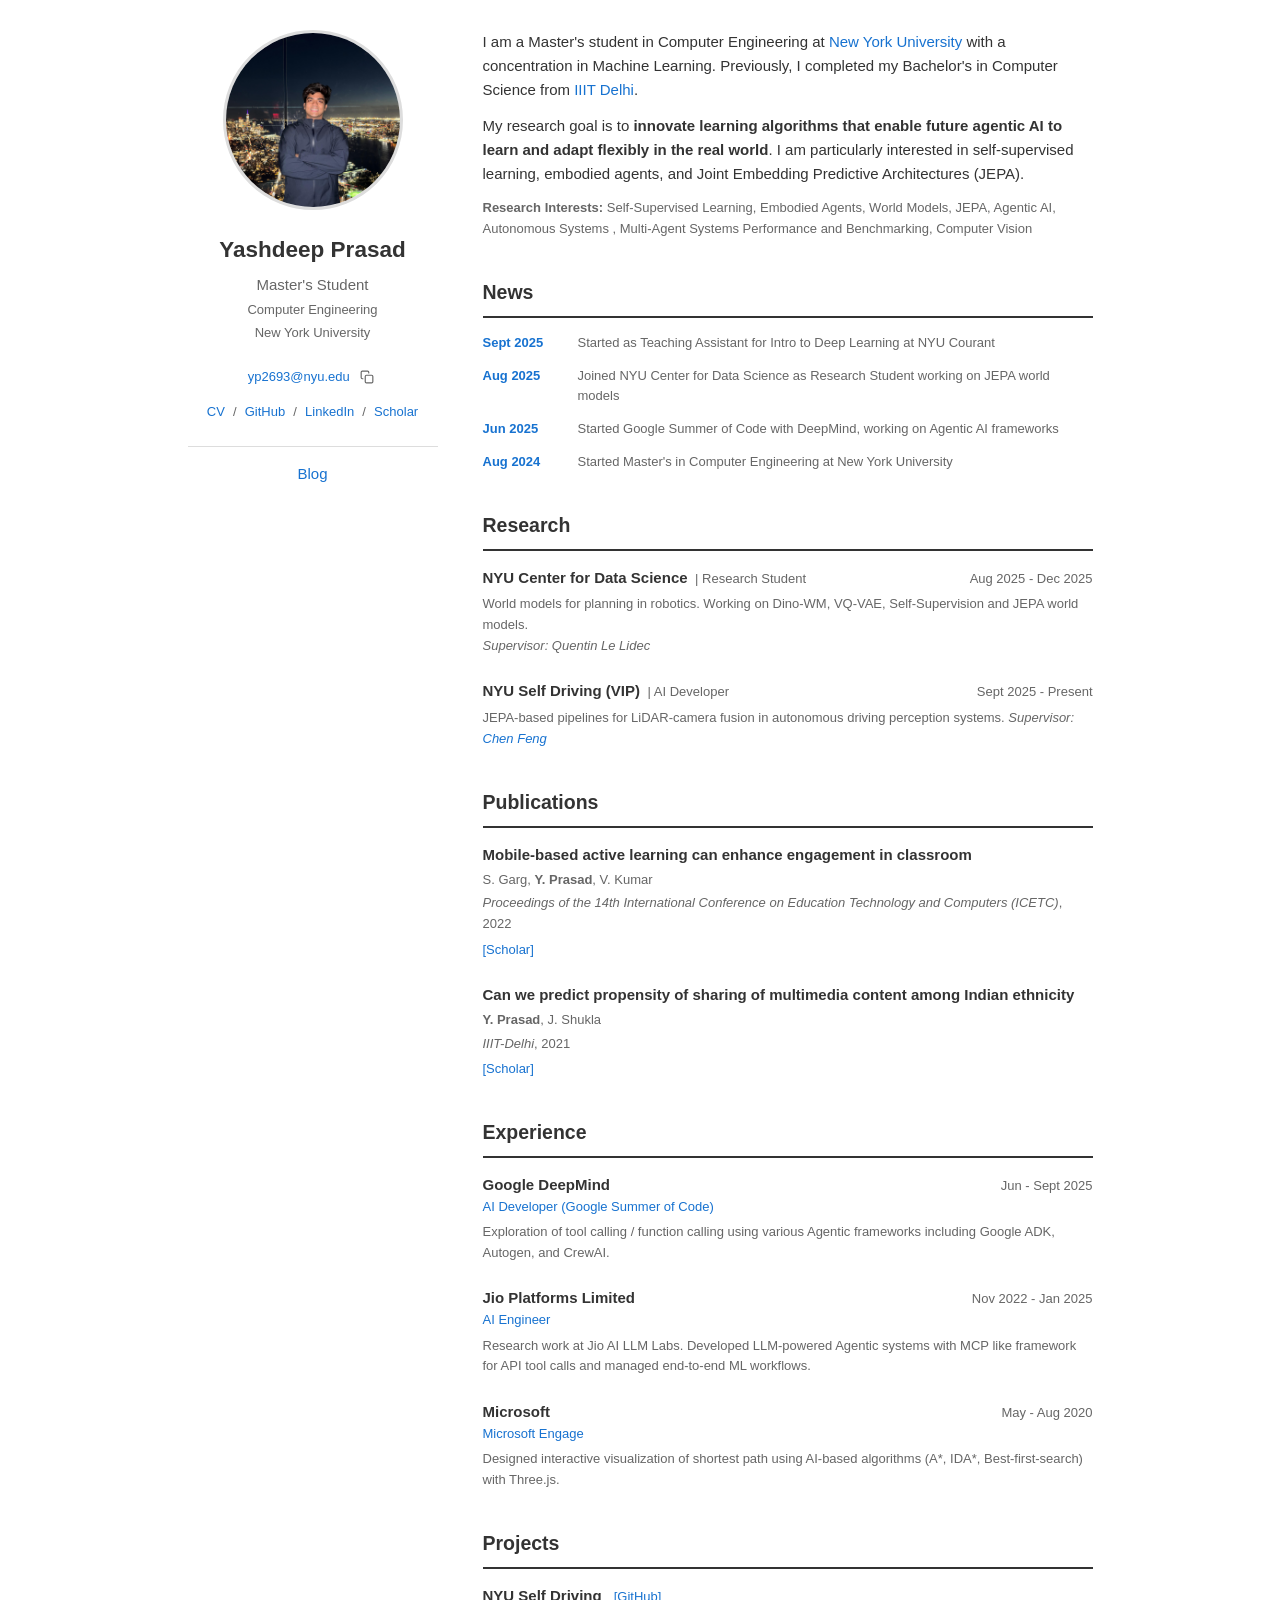
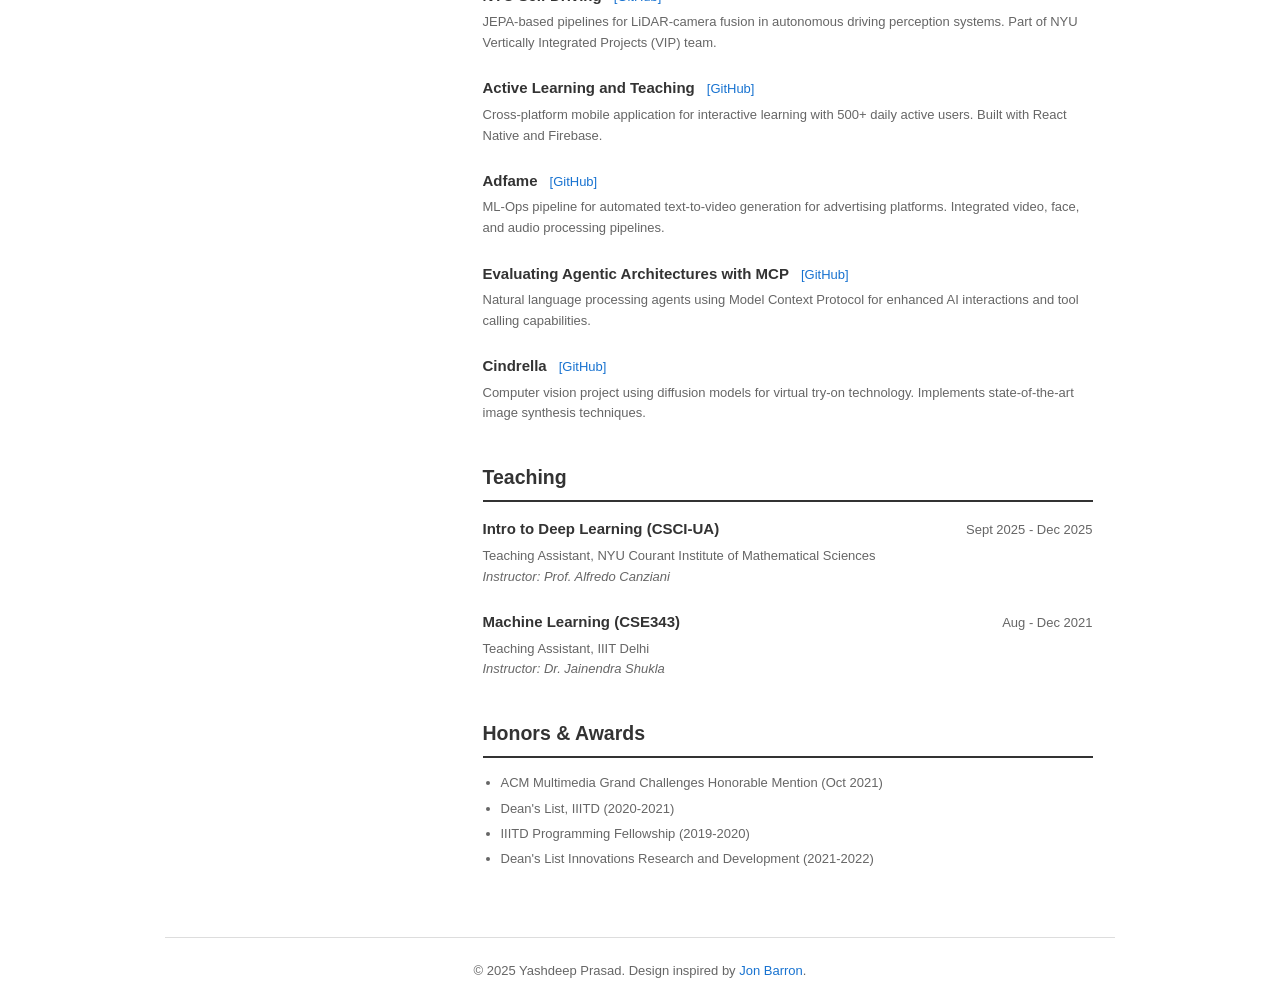
<file: index.html>
<!DOCTYPE html>
<html lang="en">
<head>
    <meta charset="UTF-8">
    <meta name="viewport" content="width=device-width, initial-scale=1.0">
    <meta name="description" content="Yashdeep Prasad - Master's student in Computer Engineering at NYU, researching world models, JEPA, and autonomous systems.">
    <meta name="keywords" content="Yashdeep Prasad, NYU, Computer Engineering, Machine Learning, JEPA, World Models, AI Research">
    <meta name="author" content="Yashdeep Prasad">

    <!-- Open Graph -->
    <meta property="og:title" content="Yashdeep Prasad">
    <meta property="og:description" content="Master's student in Computer Engineering at NYU, researching world models and autonomous systems.">
    <meta property="og:type" content="website">
    <meta property="og:url" content="https://prasad-yashdeep.github.io/">

    <title>Yashdeep Prasad</title>
    <link rel="stylesheet" href="css/style.css">
</head>
<body>
    <div class="container">
        <!-- Sidebar -->
        <aside class="sidebar">
            <div class="profile">
                <img src="assets/profile.jpg" alt="Yashdeep Prasad" class="profile-photo" onerror="this.style.display='none'">
                <h1 class="name">Yashdeep Prasad</h1>
                <p class="title">Master's Student</p>
                <p class="affiliation">Computer Engineering</p>
                <p class="affiliation">New York University</p>
            </div>

            <div class="contact">
                <p>
                    <a href="mailto:yp2693@nyu.edu" class="email" id="email">yp2693@nyu.edu</a>
                    <button class="copy-btn" onclick="copyEmail()" title="Copy email">
                        <svg xmlns="http://www.w3.org/2000/svg" width="14" height="14" viewBox="0 0 24 24" fill="none" stroke="currentColor" stroke-width="2" stroke-linecap="round" stroke-linejoin="round">
                            <rect x="9" y="9" width="13" height="13" rx="2" ry="2"></rect>
                            <path d="M5 15H4a2 2 0 0 1-2-2V4a2 2 0 0 1 2-2h9a2 2 0 0 1 2 2v1"></path>
                        </svg>
                    </button>
                </p>
            </div>

            <div class="links">
                <a href="assets/Yashdeep_Prasad_CV.pdf" target="_blank" rel="noopener">CV</a>
                <span class="separator">/</span>
                <a href="https://github.com/prasad-yashdeep" target="_blank" rel="noopener">GitHub</a>
                <span class="separator">/</span>
                <a href="https://linkedin.com/in/yashdeep18121" target="_blank" rel="noopener">LinkedIn</a>
                <span class="separator">/</span>
                <a href="https://scholar.google.com/citations?user=4Ey_fs4AAAAJ&hl=en" target="_blank" rel="noopener">Scholar</a>
            </div>

            <nav class="nav-links">
                <a href="blog.html">Blog</a>
            </nav>
        </aside>

        <!-- Main Content -->
        <main class="content">
            <!-- About Section -->
            <section id="about" class="section">
                <p>
                    I am a Master's student in Computer Engineering at <a href="https://www.nyu.edu/" target="_blank" rel="noopener">New York University</a> with a concentration in Machine Learning.
                    Previously, I completed my Bachelor's in Computer Science from <a href="https://iiitd.ac.in/" target="_blank" rel="noopener">IIIT Delhi</a>.
                </p>
                <p>
                    My research goal is to <strong>innovate learning algorithms that enable future agentic AI to learn and adapt flexibly in the real world</strong>.
                    I am particularly interested in self-supervised learning, embodied agents, and Joint Embedding Predictive Architectures (JEPA).
                </p>
                <p class="interests">
                    <strong>Research Interests:</strong> Self-Supervised Learning, Embodied Agents, World Models, JEPA, Agentic AI, Autonomous Systems , Multi-Agent Systems Performance and Benchmarking, Computer Vision 
                </p>
            </section>

            <!-- News Section -->
            <section id="news" class="section">
                <h2>News</h2>
                <ul class="news-list">
                    <li>
                        <span class="news-date">Sept 2025</span>
                        <span class="news-text">Started as Teaching Assistant for Intro to Deep Learning at NYU Courant</span>
                    </li>
                    <li>
                        <span class="news-date">Aug 2025</span>
                        <span class="news-text">Joined NYU Center for Data Science as Research Student working on JEPA world models</span>
                    </li>
                    <li>
                        <span class="news-date">Jun 2025</span>
                        <span class="news-text">Started Google Summer of Code with DeepMind, working on Agentic AI frameworks</span>
                    </li>
                    <li>
                        <span class="news-date">Aug 2024</span>
                        <span class="news-text">Started Master's in Computer Engineering at New York University</span>
                    </li>
                </ul>
            </section>

            <!-- Research Section -->
            <section id="research" class="section">
                <h2>Research</h2>

                <div class="research-item">
                    <div class="research-header">
                        <span class="research-title">NYU Center for Data Science</span>
                        <span class="research-role">Research Student</span>
                        <span class="research-date">Aug 2025 - Dec 2025</span>
                    </div>
                    <p class="research-desc">
                        World models for planning in robotics. Working on Dino-WM, VQ-VAE, Self-Supervision and JEPA world models.<br>
                        <em>Supervisor: Quentin Le Lidec</em>
                    </p>
                </div>

                <div class="research-item">
                    <div class="research-header">
                        <span class="research-title">NYU Self Driving (VIP)</span>
                        <span class="research-role">AI Developer</span>
                        <span class="research-date">Sept 2025 - Present</span>
                    </div>
                    <p class="research-desc">
                        JEPA-based pipelines for LiDAR-camera fusion in autonomous driving perception systems.
                        <em>Supervisor: <a href="https://engineering.nyu.edu/faculty/chen-feng" target="_blank" rel="noopener">Chen Feng</a></em>
                    </p>
                </div>
            </section>

            <!-- Publications Section -->
            <section id="publications" class="section">
                <h2>Publications</h2>

                <div class="publication">
                    <p class="pub-title">Mobile-based active learning can enhance engagement in classroom</p>
                    <p class="pub-authors">S. Garg, <strong>Y. Prasad</strong>, V. Kumar</p>
                    <p class="pub-venue"><em>Proceedings of the 14th International Conference on Education Technology and Computers (ICETC)</em>, 2022</p>
                    <p class="pub-links">
                        <a href="https://scholar.google.com/citations?user=4Ey_fs4AAAAJ&hl=en" target="_blank" rel="noopener">[Scholar]</a>
                    </p>
                </div>

                <div class="publication">
                    <p class="pub-title">Can we predict propensity of sharing of multimedia content among Indian ethnicity</p>
                    <p class="pub-authors"><strong>Y. Prasad</strong>, J. Shukla</p>
                    <p class="pub-venue"><em>IIIT-Delhi</em>, 2021</p>
                    <p class="pub-links">
                        <a href="https://scholar.google.com/citations?user=4Ey_fs4AAAAJ&hl=en" target="_blank" rel="noopener">[Scholar]</a>
                    </p>
                </div>
            </section>

            <!-- Experience Section -->
            <section id="experience" class="section">
                <h2>Experience</h2>

                <div class="experience-item">
                    <div class="exp-header">
                        <span class="exp-company">Google DeepMind</span>
                        <span class="exp-date">Jun - Sept 2025</span>
                    </div>
                    <p class="exp-role">AI Developer (Google Summer of Code)</p>
                    <p class="exp-desc">Exploration of tool calling / function calling using various Agentic frameworks including Google ADK, Autogen, and CrewAI.</p>
                </div>

                <div class="experience-item">
                    <div class="exp-header">
                        <span class="exp-company">Jio Platforms Limited</span>
                        <span class="exp-date">Nov 2022 - Jan 2025</span>
                    </div>
                    <p class="exp-role">AI Engineer</p>
                    <p class="exp-desc">Research work at Jio AI LLM Labs. Developed LLM-powered Agentic systems with MCP like framework for API tool calls and managed end-to-end ML workflows.</p>
                </div>

                <div class="experience-item">
                    <div class="exp-header">
                        <span class="exp-company">Microsoft</span>
                        <span class="exp-date">May - Aug 2020</span>
                    </div>
                    <p class="exp-role">Microsoft Engage</p>
                    <p class="exp-desc">Designed interactive visualization of shortest path using AI-based algorithms (A*, IDA*, Best-first-search) with Three.js.</p>
                </div>
            </section>

            <!-- Projects Section -->
            <section id="projects" class="section">
                <h2>Projects</h2>

                <div class="project-item">
                    <div class="project-header">
                        <span class="project-title">NYU Self Driving</span>
                        <a href="https://github.com/ai4ce/nyu-earthrover.git" target="_blank" rel="noopener" class="project-link">[GitHub]</a>
                    </div>
                    <p class="project-desc">
                        JEPA-based pipelines for LiDAR-camera fusion in autonomous driving perception systems. Part of NYU Vertically Integrated Projects (VIP) team.
                    </p>
                </div>

                <div class="project-item">
                    <div class="project-header">
                        <span class="project-title">Active Learning and Teaching</span>
                        <a href="https://github.com/Active-Learning-and-Teaching/ALT.git" target="_blank" rel="noopener" class="project-link">[GitHub]</a>
                    </div>
                    <p class="project-desc">
                        Cross-platform mobile application for interactive learning with 500+ daily active users. Built with React Native and Firebase.
                    </p>
                </div>

                <div class="project-item">
                    <div class="project-header">
                        <span class="project-title">Adfame</span>
                        <a href="https://github.com/Bhumika-Shetty/AdFame" target="_blank" rel="noopener" class="project-link">[GitHub]</a>
                    </div>
                    <p class="project-desc">
                        ML-Ops pipeline for automated text-to-video generation for advertising platforms. Integrated video, face, and audio processing pipelines.
                    </p>
                </div>

                <div class="project-item">
                    <div class="project-header">
                        <span class="project-title">Evaluating Agentic Architectures with MCP</span>
                        <a href="https://github.com/prasad-yashdeep/NLP_MCP_AGENTS" target="_blank" rel="noopener" class="project-link">[GitHub]</a>
                    </div>
                    <p class="project-desc">
                        Natural language processing agents using Model Context Protocol for enhanced AI interactions and tool calling capabilities.
                    </p>
                </div>

                <div class="project-item">
                    <div class="project-header">
                        <span class="project-title">Cindrella</span>
                        <a href="https://github.com/prasad-yashdeep/IDM-VTON" target="_blank" rel="noopener" class="project-link">[GitHub]</a>
                    </div>
                    <p class="project-desc">
                        Computer vision project using diffusion models for virtual try-on technology. Implements state-of-the-art image synthesis techniques.
                    </p>
                </div>
            </section>

            <!-- Teaching Section -->
            <section id="teaching" class="section">
                <h2>Teaching</h2>

                <div class="teaching-item">
                    <div class="teaching-header">
                        <span class="teaching-course">Intro to Deep Learning (CSCI-UA)</span>
                        <span class="teaching-date">Sept 2025 - Dec 2025</span>
                    </div>
                    <p class="teaching-details">
                        Teaching Assistant, NYU Courant Institute of Mathematical Sciences<br>
                        <em>Instructor: Prof. Alfredo Canziani</em>
                    </p>
                </div>

                <div class="teaching-item">
                    <div class="teaching-header">
                        <span class="teaching-course">Machine Learning (CSE343)</span>
                        <span class="teaching-date">Aug - Dec 2021</span>
                    </div>
                    <p class="teaching-details">
                        Teaching Assistant, IIIT Delhi<br>
                        <em>Instructor: Dr. Jainendra Shukla</em>
                    </p>
                </div>
            </section>

            <!-- Awards Section -->
            <section id="awards" class="section">
                <h2>Honors & Awards</h2>
                <ul class="awards-list">
                    <li>ACM Multimedia Grand Challenges Honorable Mention (Oct 2021)</li>
                    <li>Dean's List, IIITD (2020-2021)</li>
                    <li>IIITD Programming Fellowship (2019-2020)</li>
                    <li>Dean's List Innovations Research and Development (2021-2022)</li>
                </ul>
            </section>
        </main>
    </div>

    <footer>
        <p>&copy; 2025 Yashdeep Prasad. Design inspired by <a href="https://jonbarron.info/" target="_blank" rel="noopener">Jon Barron</a>.</p>
    </footer>

    <script src="js/main.js"></script>
</body>
</html>
</file>
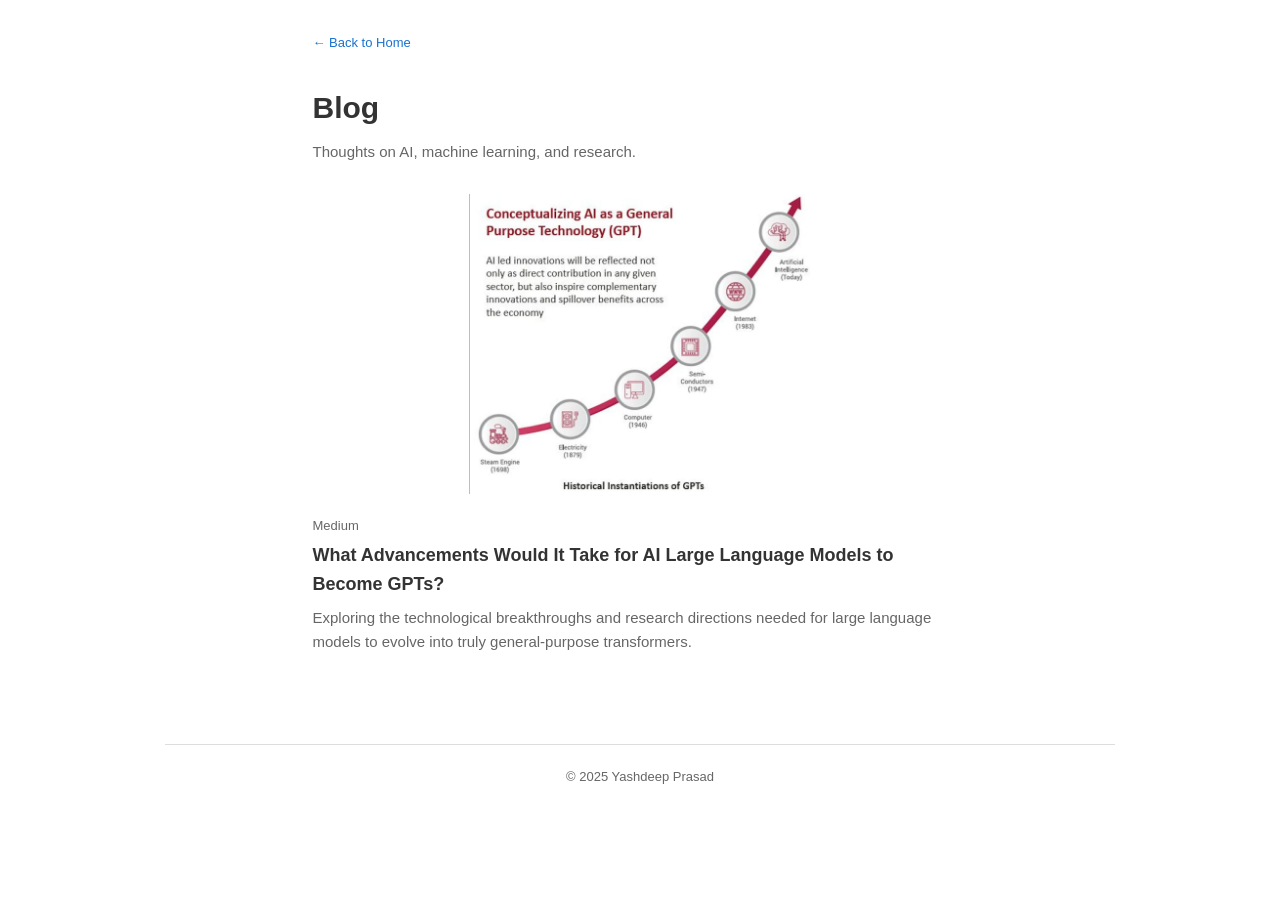
<file: blog.html>
<!DOCTYPE html>
<html lang="en">
<head>
    <meta charset="UTF-8">
    <meta name="viewport" content="width=device-width, initial-scale=1.0">
    <meta name="description" content="Blog - Yashdeep Prasad">
    <title>Blog - Yashdeep Prasad</title>
    <link rel="stylesheet" href="css/style.css">
    <style>
        /* Blog-specific styles */
        .blog-header {
            margin-bottom: 2rem;
        }

        .blog-header h1 {
            font-size: 2rem;
            margin-bottom: 0.5rem;
        }

        .blog-header p {
            color: var(--color-text-light);
        }

        .blog-nav {
            margin-bottom: 2rem;
        }

        .blog-nav a {
            font-size: var(--font-size-small);
        }

        .blog-list {
            list-style: none;
            padding: 0;
        }

        .blog-item {
            margin-bottom: 2rem;
            padding-bottom: 2rem;
            border-bottom: 1px solid var(--color-border);
        }

        .blog-item:last-child {
            border-bottom: none;
        }

        .blog-item-date {
            font-size: var(--font-size-small);
            color: var(--color-text-light);
            margin-bottom: 0.3rem;
        }

        .blog-item-title {
            font-size: 1.2rem;
            font-weight: 600;
            margin-bottom: 0.5rem;
        }

        .blog-item-title a {
            color: var(--color-text);
        }

        .blog-item-title a:hover {
            color: var(--color-link);
        }

        .blog-item-excerpt {
            font-size: var(--font-size-base);
            color: var(--color-text-light);
            margin: 0;
        }

        .blog-item-image {
            width: 100%;
            height: auto;
            max-height: 300px;
            object-fit: contain;
            border-radius: 8px;
            margin-bottom: 1rem;
            background-color: #fff;
        }

        .blog-container {
            max-width: 700px;
            margin: 0 auto;
            padding: 2rem 1.5rem;
        }

        .empty-state {
            text-align: center;
            padding: 3rem 1rem;
            color: var(--color-text-light);
        }

        .empty-state p {
            margin-bottom: 1rem;
        }
    </style>
</head>
<body>
    <div class="blog-container">
        <nav class="blog-nav">
            <a href="index.html">&larr; Back to Home</a>
        </nav>

        <header class="blog-header">
            <h1>Blog</h1>
            <p>Thoughts on AI, machine learning, and research.</p>
        </header>

        <main>
            <ul class="blog-list">
                <li class="blog-item">
                    <a href="https://medium.com/@yashdeep18121/what-advancements-would-it-take-for-ai-large-language-models-to-become-gpts-78cc4b0d5722" target="_blank" rel="noopener">
                        <img src="assets/blog_gpt.png" alt="Conceptualizing AI as a General Purpose Technology" class="blog-item-image">
                    </a>
                    <p class="blog-item-date">Medium</p>
                    <h2 class="blog-item-title">
                        <a href="https://medium.com/@yashdeep18121/what-advancements-would-it-take-for-ai-large-language-models-to-become-gpts-78cc4b0d5722" target="_blank" rel="noopener">What Advancements Would It Take for AI Large Language Models to Become GPTs?</a>
                    </h2>
                    <p class="blog-item-excerpt">
                        Exploring the technological breakthroughs and research directions needed for large language models to evolve into truly general-purpose transformers.
                    </p>
                </li>
            </ul>
        </main>
    </div>

    <footer>
        <p>&copy; 2025 Yashdeep Prasad</p>
    </footer>
</body>
</html>
</file>
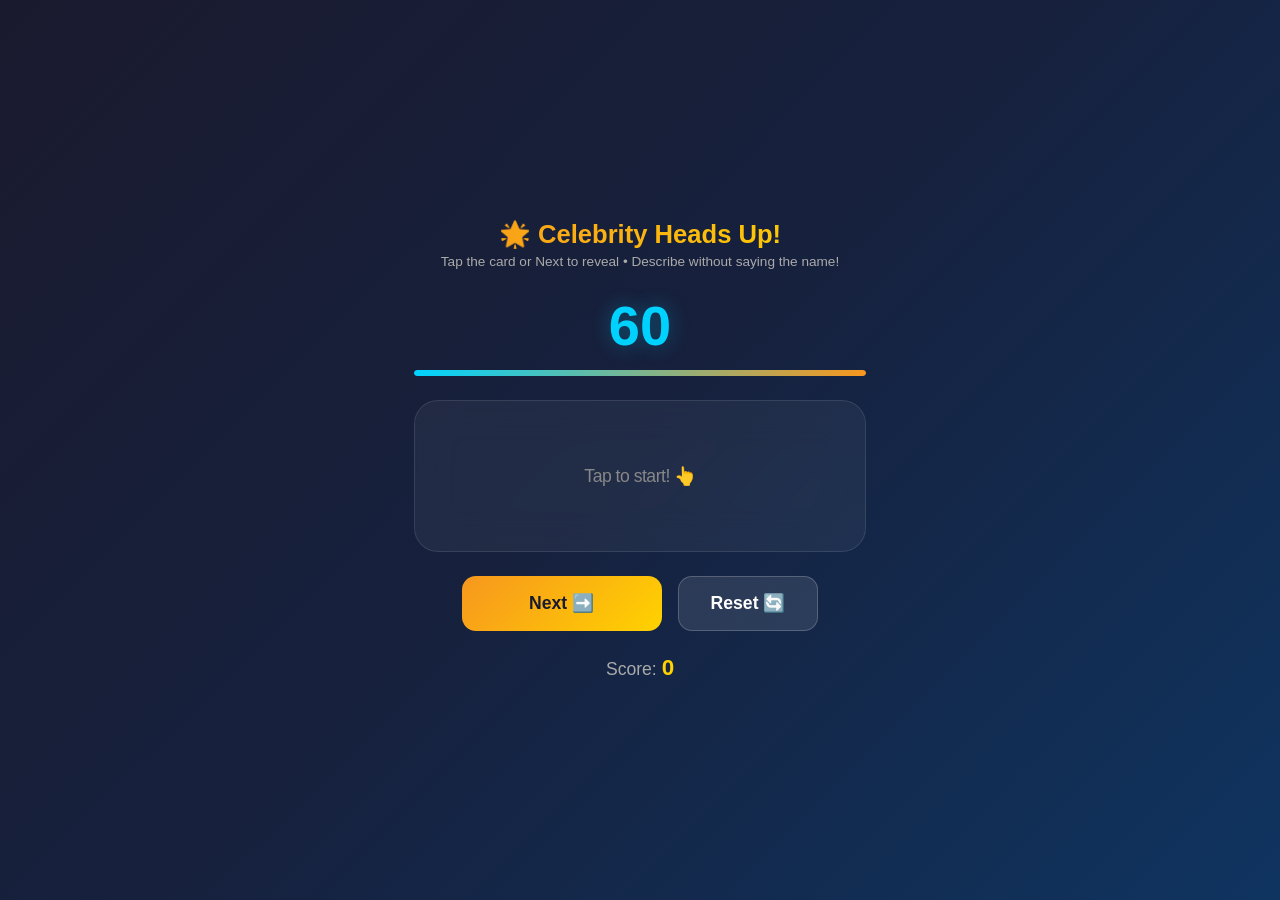
<file: headsup.html>
<!DOCTYPE html>
<html lang="en">
<head>
<meta charset="UTF-8">
<meta name="viewport" content="width=device-width, initial-scale=1.0, user-scalable=no">
<title>Celebrity Heads Up!</title>
<style>
* { margin: 0; padding: 0; box-sizing: border-box; }
html, body { touch-action: manipulation; }
body {
  font-family: -apple-system, BlinkMacSystemFont, 'Segoe UI', Roboto, sans-serif;
  background: linear-gradient(135deg, #1a1a2e 0%, #16213e 50%, #0f3460 100%);
  min-height: 100vh;
  min-height: 100dvh;
  display: flex;
  align-items: center;
  justify-content: center;
  color: white;
  overflow: hidden;
  -webkit-user-select: none;
  user-select: none;
}
.container {
  text-align: center;
  padding: 1.5rem;
  width: 100%;
  max-width: 500px;
}
h1 {
  font-size: 1.6rem;
  margin-bottom: 0.3rem;
  background: linear-gradient(90deg, #f7971e, #ffd200);
  -webkit-background-clip: text;
  -webkit-text-fill-color: transparent;
}
.subtitle {
  color: #aaa;
  font-size: 0.85rem;
  margin-bottom: 1.5rem;
}
.card {
  background: rgba(255,255,255,0.05);
  backdrop-filter: blur(20px);
  -webkit-backdrop-filter: blur(20px);
  border: 1px solid rgba(255,255,255,0.1);
  border-radius: 24px;
  padding: 2.5rem 1.5rem;
  margin-bottom: 1.5rem;
  cursor: pointer;
  -webkit-tap-highlight-color: transparent;
}
.card:active { transform: scale(0.97); }
.celebrity-name {
  font-size: 2.2rem;
  font-weight: 800;
  letter-spacing: -0.5px;
  min-height: 70px;
  display: flex;
  align-items: center;
  justify-content: center;
  word-break: break-word;
}
.celebrity-name.hidden-name {
  font-size: 1.1rem;
  color: #888;
  font-weight: 400;
}
.timer-container { margin-bottom: 1.5rem; }
.timer {
  font-size: 3.5rem;
  font-weight: 700;
  font-variant-numeric: tabular-nums;
  color: #00d2ff;
  text-shadow: 0 0 20px rgba(0,210,255,0.3);
}
.timer.warning { color: #ff6b6b; text-shadow: 0 0 20px rgba(255,107,107,0.4); animation: pulse 0.5s infinite; }
.timer-bar {
  width: 100%;
  height: 6px;
  background: rgba(255,255,255,0.1);
  border-radius: 3px;
  margin-top: 0.8rem;
  overflow: hidden;
}
.timer-bar-fill {
  height: 100%;
  width: 100%;
  background: linear-gradient(90deg, #00d2ff, #f7971e);
  border-radius: 3px;
  transition: width 1s linear;
}
.controls {
  display: flex;
  gap: 1rem;
  justify-content: center;
}
button {
  padding: 1rem 2rem;
  border: none;
  border-radius: 14px;
  font-size: 1.1rem;
  font-weight: 600;
  cursor: pointer;
  -webkit-tap-highlight-color: transparent;
  touch-action: manipulation;
}
button:active { transform: scale(0.93); }
.btn-next {
  background: linear-gradient(135deg, #f7971e, #ffd200);
  color: #1a1a2e;
  flex: 1;
  max-width: 200px;
}
.btn-reset {
  background: rgba(255,255,255,0.1);
  color: white;
  border: 1px solid rgba(255,255,255,0.2);
}
.score {
  margin-top: 1.5rem;
  font-size: 1.1rem;
  color: #aaa;
}
.score span { color: #ffd200; font-weight: 700; font-size: 1.4rem; }
@keyframes pulse { 0%,100% { opacity:1; } 50% { opacity:0.6; } }
@keyframes slideIn { from { opacity:0; transform:translateY(15px); } to { opacity:1; transform:translateY(0); } }
.celebrity-name.animate { animation: slideIn 0.25s ease; }
.timesup { color: #ff6b6b; font-size: 1.8rem !important; font-weight: 700 !important; }
</style>
</head>
<body>
<div class="container">
  <h1>🌟 Celebrity Heads Up!</h1>
  <p class="subtitle">Tap the card or Next to reveal • Describe without saying the name!</p>
  
  <div class="timer-container">
    <div class="timer" id="timer">60</div>
    <div class="timer-bar"><div class="timer-bar-fill" id="timerBar"></div></div>
  </div>
  
  <div class="card" id="card">
    <div class="celebrity-name hidden-name" id="celeb">Tap to start! 👆</div>
  </div>
  
  <div class="controls">
    <button class="btn-next" id="btnNext">Next ➡️</button>
    <button class="btn-reset" id="btnReset">Reset 🔄</button>
  </div>
  
  <div class="score">Score: <span id="score">0</span></div>
</div>

<script>
const celebrities = [
  // Actors
  "Leonardo DiCaprio","Tom Cruise","Brad Pitt","Johnny Depp","Will Smith",
  "Robert Downey Jr.","Keanu Reeves","Morgan Freeman","Denzel Washington","Tom Hanks",
  "Ryan Reynolds","Chris Hemsworth","Chris Pratt","Chris Evans","Dwayne Johnson",
  "Vin Diesel","Jason Momoa","Zac Efron","Ryan Gosling","Jake Gyllenhaal",
  "Matt Damon","Ben Affleck","Hugh Jackman","Daniel Craig","Joaquin Phoenix",
  "Adam Sandler","Jim Carrey","Eddie Murphy","Samuel L. Jackson","Al Pacino",
  "Robert De Niro","Jack Nicholson","Tom Holland","Timothée Chalamet","Pedro Pascal",
  "Oscar Isaac","Idris Elba","Michael B. Jordan","Chadwick Boseman","Benedict Cumberbatch",
  // Actresses
  "Scarlett Johansson","Jennifer Lawrence","Margot Robbie","Gal Gadot","Emma Watson",
  "Anne Hathaway","Natalie Portman","Angelina Jolie","Sandra Bullock","Julia Roberts",
  "Meryl Streep","Cate Blanchett","Nicole Kidman","Charlize Theron","Halle Berry",
  "Zendaya","Sydney Sweeney","Florence Pugh","Ana de Armas","Millie Bobby Brown",
  "Emma Stone","Saoirse Ronan","Lupita Nyong'o","Viola Davis","Reese Witherspoon",
  // Musicians
  "Taylor Swift","Beyoncé","Rihanna","Ariana Grande","Lady Gaga",
  "Billie Eilish","Dua Lipa","Selena Gomez","Shakira","Adele",
  "Nicki Minaj","Cardi B","Doja Cat","SZA","Olivia Rodrigo",
  "Drake","The Weeknd","Post Malone","Travis Scott","Bad Bunny",
  "Kanye West","Jay-Z","Eminem","Snoop Dogg","Kendrick Lamar",
  "Ed Sheeran","Harry Styles","Justin Bieber","Bruno Mars","Lil Nas X",
  "Ice Spice","Megan Thee Stallion","21 Savage","Future","Metro Boomin",
  "Frank Ocean","Tyler the Creator","Mac Miller","Juice WRLD","XXXTentacion",
  "Lana Del Rey","Miley Cyrus","Katy Perry","Pink","Lizzo",
  // Sports
  "Cristiano Ronaldo","Lionel Messi","Neymar","Kylian Mbappé","LeBron James",
  "Stephen Curry","Michael Jordan","Kobe Bryant","Shaquille O'Neal","Kevin Durant",
  "Virat Kohli","MS Dhoni","Sachin Tendulkar","Roger Federer","Rafael Nadal",
  "Novak Djokovic","Serena Williams","Usain Bolt","Conor McGregor","Mike Tyson",
  "Tom Brady","Floyd Mayweather","Tiger Woods","Lewis Hamilton","Max Verstappen",
  // TV / Streaming
  "Kim Kardashian","Kylie Jenner","Oprah Winfrey","Ellen DeGeneres","Jimmy Fallon",
  "Gordon Ramsay","Simon Cowell","Bear Grylls","David Attenborough","Steve Harvey",
  "Kevin Hart","Dave Chappelle","Trevor Noah","John Oliver","Joe Rogan",
  // Tech / Business
  "Elon Musk","Jeff Bezos","Mark Zuckerberg","Bill Gates","Steve Jobs",
  "Tim Cook","Jensen Huang","Sam Altman","MrBeast","PewDiePie",
  // Bollywood / Indian
  "Shah Rukh Khan","Salman Khan","Aamir Khan","Amitabh Bachchan","Ranveer Singh",
  "Ranbir Kapoor","Hrithik Roshan","Akshay Kumar","Deepika Padukone","Priyanka Chopra",
  "Alia Bhatt","Katrina Kaif","Kareena Kapoor","Aishwarya Rai","Anushka Sharma",
  // K-Pop / Asian
  "BTS Jungkook","BTS V","Blackpink Lisa","Blackpink Jennie","Jackie Chan",
  // Historical / Iconic
  "Michael Jackson","Elvis Presley","Marilyn Monroe","Princess Diana","Muhammad Ali",
  "Bob Marley","Freddie Mercury","John Lennon","David Bowie","Whitney Houston",
  "Tupac","Notorious B.I.G.","Prince","Amy Winehouse","Kurt Cobain",
  // Miscellaneous
  "Jack Black","Will Ferrell","Seth Rogen","Jonah Hill","Danny DeVito",
  "Nicolas Cage","Keanu Reeves","Arnold Schwarzenegger","Sylvester Stallone","Bruce Lee",
  "Chuck Norris","Dwayne 'The Rock' Johnson","John Cena","The Undertaker","Stone Cold Steve Austin"
];

// Fisher-Yates shuffle — guaranteed no repeats until entire list is used
function shuffle(arr) {
  for (var i = arr.length - 1; i > 0; i--) {
    var j = Math.floor(Math.random() * (i + 1));
    var tmp = arr[i]; arr[i] = arr[j]; arr[j] = tmp;
  }
  return arr;
}

// Track used names across resets within same page session
var used = new Set();
var queue = [];

function getNext() {
  if (queue.length === 0) {
    // If we've used everything, reset
    if (used.size >= celebrities.length) used.clear();
    var available = celebrities.filter(function(c) { return !used.has(c); });
    queue = shuffle(available);
  }
  var name = queue.pop();
  used.add(name);
  return name;
}

var score, timeLeft, timerInterval, gameStarted, gameOver;

function init() {
  score = 0; timeLeft = 60;
  timerInterval = null; gameStarted = false; gameOver = false;
  document.getElementById('timer').textContent = '60';
  document.getElementById('timer').classList.remove('warning');
  document.getElementById('timerBar').style.width = '100%';
  document.getElementById('score').textContent = '0';
  var el = document.getElementById('celeb');
  el.textContent = 'Tap to start! 👆';
  el.className = 'celebrity-name hidden-name';
}

function startTimer() {
  if (timerInterval) return;
  gameStarted = true;
  timerInterval = setInterval(function() {
    timeLeft--;
    document.getElementById('timer').textContent = timeLeft;
    document.getElementById('timerBar').style.width = ((timeLeft/60)*100) + '%';
    if (timeLeft <= 10) document.getElementById('timer').classList.add('warning');
    if (timeLeft <= 0) {
      clearInterval(timerInterval);
      timerInterval = null;
      gameOver = true;
      var el = document.getElementById('celeb');
      el.textContent = "⏰ Time's up! Score: " + score;
      el.className = 'celebrity-name timesup';
    }
  }, 1000);
}

function revealNext() {
  if (gameOver) return;
  if (!gameStarted) startTimer();
  if (gameStarted && document.getElementById('celeb').className.indexOf('hidden-name') === -1 
      && document.getElementById('celeb').textContent !== '') {
    score++;
    document.getElementById('score').textContent = score;
  }
  var el = document.getElementById('celeb');
  el.textContent = getNext();
  el.className = 'celebrity-name animate';
  setTimeout(function() { el.classList.remove('animate'); }, 250);
}

function resetGame() {
  if (timerInterval) { clearInterval(timerInterval); timerInterval = null; }
  init();
}

document.getElementById('card').addEventListener('click', revealNext);
document.getElementById('btnNext').addEventListener('click', revealNext);
document.getElementById('btnReset').addEventListener('click', resetGame);

init();
</script>
</body>
</html>
</file>
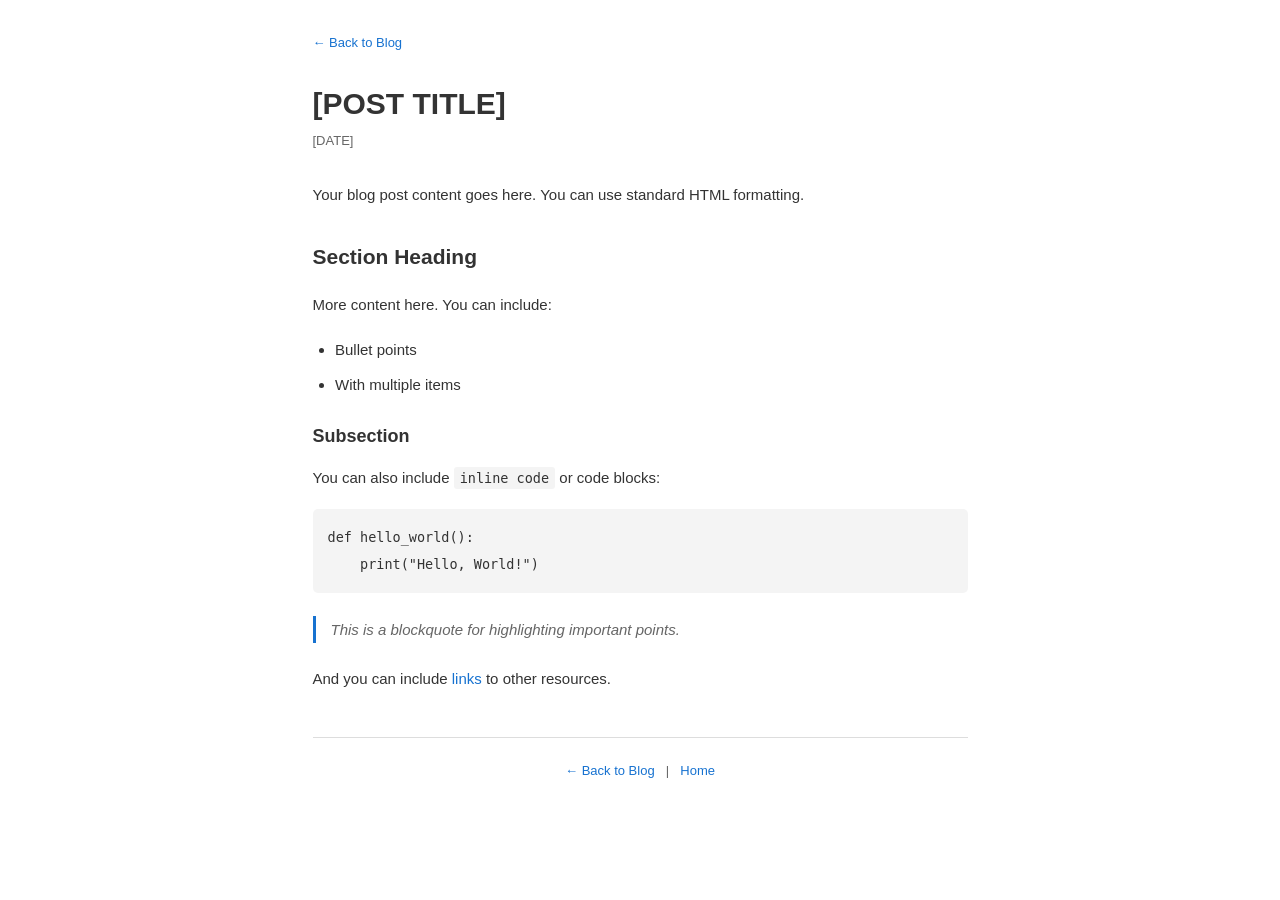
<file: posts/template.html>
<!DOCTYPE html>
<html lang="en">
<head>
    <meta charset="UTF-8">
    <meta name="viewport" content="width=device-width, initial-scale=1.0">
    <meta name="description" content="[POST DESCRIPTION]">
    <title>[POST TITLE] - Yashdeep Prasad</title>
    <link rel="stylesheet" href="../css/style.css">
    <style>
        /* Blog post styles */
        .post-container {
            max-width: 700px;
            margin: 0 auto;
            padding: 2rem 1.5rem;
        }

        .post-nav {
            margin-bottom: 2rem;
        }

        .post-nav a {
            font-size: var(--font-size-small);
        }

        .post-header {
            margin-bottom: 2rem;
        }

        .post-title {
            font-size: 2rem;
            margin-bottom: 0.5rem;
            line-height: 1.3;
        }

        .post-meta {
            font-size: var(--font-size-small);
            color: var(--color-text-light);
        }

        .post-content {
            line-height: 1.8;
        }

        .post-content h2 {
            font-size: 1.4rem;
            margin: 2rem 0 1rem 0;
            padding-bottom: 0;
            border-bottom: none;
        }

        .post-content h3 {
            font-size: 1.2rem;
            margin: 1.5rem 0 0.8rem 0;
        }

        .post-content p {
            margin-bottom: 1.2rem;
        }

        .post-content ul,
        .post-content ol {
            margin-bottom: 1.2rem;
            padding-left: 1.5rem;
        }

        .post-content li {
            margin-bottom: 0.5rem;
        }

        .post-content code {
            background-color: #f4f4f4;
            padding: 0.2rem 0.4rem;
            border-radius: 3px;
            font-family: "SF Mono", Monaco, "Cascadia Code", monospace;
            font-size: 0.9em;
        }

        .post-content pre {
            background-color: #f4f4f4;
            padding: 1rem;
            border-radius: 5px;
            overflow-x: auto;
            margin-bottom: 1.2rem;
        }

        .post-content pre code {
            background: none;
            padding: 0;
        }

        .post-content blockquote {
            border-left: 3px solid var(--color-link);
            margin: 1.5rem 0;
            padding-left: 1rem;
            color: var(--color-text-light);
            font-style: italic;
        }

        .post-content img {
            max-width: 100%;
            height: auto;
            border-radius: 5px;
            margin: 1rem 0;
        }

        .post-footer {
            margin-top: 3rem;
            padding-top: 1.5rem;
            border-top: 1px solid var(--color-border);
        }

        .post-footer a {
            font-size: var(--font-size-small);
        }
    </style>
</head>
<body>
    <div class="post-container">
        <nav class="post-nav">
            <a href="../blog.html">&larr; Back to Blog</a>
        </nav>

        <article>
            <header class="post-header">
                <h1 class="post-title">[POST TITLE]</h1>
                <p class="post-meta">
                    <time datetime="YYYY-MM-DD">[DATE]</time>
                </p>
            </header>

            <div class="post-content">
                <!--
                    TEMPLATE INSTRUCTIONS:
                    1. Copy this file and rename it (e.g., my-first-post.html)
                    2. Replace [POST TITLE] in <title> and <h1>
                    3. Replace [POST DESCRIPTION] in meta description
                    4. Replace [DATE] with the publication date
                    5. Replace YYYY-MM-DD with the date in ISO format
                    6. Write your content below
                    7. Add the post to blog.html listing
                -->

                <p>
                    Your blog post content goes here. You can use standard HTML formatting.
                </p>

                <h2>Section Heading</h2>

                <p>
                    More content here. You can include:
                </p>

                <ul>
                    <li>Bullet points</li>
                    <li>With multiple items</li>
                </ul>

                <h3>Subsection</h3>

                <p>
                    You can also include <code>inline code</code> or code blocks:
                </p>

                <pre><code>def hello_world():
    print("Hello, World!")
</code></pre>

                <blockquote>
                    This is a blockquote for highlighting important points.
                </blockquote>

                <p>
                    And you can include <a href="#">links</a> to other resources.
                </p>
            </div>
        </article>

        <footer class="post-footer">
            <a href="../blog.html">&larr; Back to Blog</a>
            <span style="margin: 0 0.5rem; color: var(--color-text-light);">|</span>
            <a href="../index.html">Home</a>
        </footer>
    </div>
</body>
</html>
</file>
<file: css/style.css>
/* CSS Variables */
:root {
    --color-text: #333;
    --color-text-light: #666;
    --color-link: #1772d0;
    --color-link-hover: #f09228;
    --color-bg: #fff;
    --color-border: #ddd;
    --font-family: -apple-system, BlinkMacSystemFont, "Segoe UI", Roboto, "Helvetica Neue", Arial, sans-serif;
    --font-size-base: 15px;
    --font-size-small: 13px;
    --font-size-large: 18px;
    --max-width: 950px;
    --sidebar-width: 250px;
}

/* Reset & Base */
*, *::before, *::after {
    box-sizing: border-box;
}

html {
    font-size: var(--font-size-base);
    scroll-behavior: smooth;
}

body {
    margin: 0;
    padding: 0;
    font-family: var(--font-family);
    color: var(--color-text);
    background-color: var(--color-bg);
    line-height: 1.6;
}

a {
    color: var(--color-link);
    text-decoration: none;
    transition: color 0.2s ease;
}

a:hover {
    color: var(--color-link-hover);
}

h1, h2, h3, h4, h5, h6 {
    margin: 0;
    font-weight: 600;
}

p {
    margin: 0 0 0.8rem 0;
}

ul {
    margin: 0;
    padding-left: 1.2rem;
}

img {
    max-width: 100%;
    height: auto;
}

/* Layout */
.container {
    display: flex;
    max-width: var(--max-width);
    margin: 0 auto;
    padding: 2rem 1.5rem;
    gap: 3rem;
}

/* Sidebar */
.sidebar {
    width: var(--sidebar-width);
    flex-shrink: 0;
    position: sticky;
    top: 2rem;
    height: fit-content;
}

.profile {
    text-align: center;
    margin-bottom: 1.5rem;
}

.profile-photo {
    width: 180px;
    height: 180px;
    border-radius: 50%;
    object-fit: cover;
    margin-bottom: 1rem;
    border: 3px solid var(--color-border);
}

.name {
    font-size: 1.5rem;
    font-weight: 700;
    margin-bottom: 0.3rem;
    color: var(--color-text);
}

.title {
    font-size: var(--font-size-base);
    color: var(--color-text-light);
    margin-bottom: 0.2rem;
}

.affiliation {
    font-size: var(--font-size-small);
    color: var(--color-text-light);
    margin-bottom: 0.2rem;
}

.contact {
    text-align: center;
    margin-bottom: 1rem;
}

.contact p {
    display: flex;
    align-items: center;
    justify-content: center;
    gap: 0.5rem;
    margin: 0;
}

.email {
    font-size: var(--font-size-small);
}

.copy-btn {
    background: none;
    border: none;
    padding: 0.2rem;
    cursor: pointer;
    color: var(--color-text-light);
    transition: color 0.2s ease;
    display: inline-flex;
    align-items: center;
}

.copy-btn:hover {
    color: var(--color-link);
}

.links {
    text-align: center;
    font-size: var(--font-size-small);
    margin-bottom: 1.5rem;
}

.links a {
    font-weight: 500;
}

.separator {
    color: var(--color-text-light);
    margin: 0 0.3rem;
}

.nav-links {
    text-align: center;
    padding-top: 1rem;
    border-top: 1px solid var(--color-border);
}

.nav-links a {
    font-weight: 500;
    font-size: var(--font-size-base);
}

/* Main Content */
.content {
    flex: 1;
    min-width: 0;
}

.section {
    margin-bottom: 2.5rem;
}

.section h2 {
    font-size: 1.3rem;
    margin-bottom: 1rem;
    padding-bottom: 0.5rem;
    border-bottom: 2px solid var(--color-text);
}

.interests {
    color: var(--color-text-light);
    font-size: var(--font-size-small);
}

/* Research Items */
.research-item {
    margin-bottom: 1.5rem;
}

.research-header {
    display: flex;
    flex-wrap: wrap;
    align-items: baseline;
    gap: 0.5rem;
    margin-bottom: 0.3rem;
}

.research-title {
    font-weight: 600;
    color: var(--color-text);
}

.research-role {
    color: var(--color-text-light);
    font-size: var(--font-size-small);
}

.research-role::before {
    content: "| ";
}

.research-date {
    color: var(--color-text-light);
    font-size: var(--font-size-small);
    margin-left: auto;
}

.research-desc {
    font-size: var(--font-size-small);
    color: var(--color-text-light);
    margin: 0;
}

/* Publications */
.publication {
    margin-bottom: 1.5rem;
}

.pub-title {
    font-weight: 600;
    color: var(--color-text);
    margin-bottom: 0.2rem;
}

.pub-authors {
    font-size: var(--font-size-small);
    color: var(--color-text-light);
    margin-bottom: 0.2rem;
}

.pub-venue {
    font-size: var(--font-size-small);
    color: var(--color-text-light);
    margin-bottom: 0.3rem;
}

.pub-links {
    font-size: var(--font-size-small);
    margin: 0;
}

.pub-links a {
    margin-right: 0.8rem;
}

/* Experience */
.experience-item {
    margin-bottom: 1.5rem;
}

.exp-header {
    display: flex;
    justify-content: space-between;
    align-items: baseline;
    flex-wrap: wrap;
    gap: 0.5rem;
}

.exp-company {
    font-weight: 600;
    color: var(--color-text);
}

.exp-date {
    font-size: var(--font-size-small);
    color: var(--color-text-light);
}

.exp-role {
    font-size: var(--font-size-small);
    color: var(--color-link);
    margin-bottom: 0.3rem;
}

.exp-desc {
    font-size: var(--font-size-small);
    color: var(--color-text-light);
    margin: 0;
}

/* Teaching */
.teaching-item {
    margin-bottom: 1.5rem;
}

.teaching-header {
    display: flex;
    justify-content: space-between;
    align-items: baseline;
    flex-wrap: wrap;
    gap: 0.5rem;
}

.teaching-course {
    font-weight: 600;
    color: var(--color-text);
}

.teaching-date {
    font-size: var(--font-size-small);
    color: var(--color-text-light);
}

.teaching-details {
    font-size: var(--font-size-small);
    color: var(--color-text-light);
    margin: 0.3rem 0 0 0;
}

/* Awards */
.awards-list {
    font-size: var(--font-size-small);
    color: var(--color-text-light);
}

.awards-list li {
    margin-bottom: 0.3rem;
}

/* News */
.news-list {
    list-style: none;
    padding: 0;
}

.news-list li {
    display: flex;
    gap: 1rem;
    margin-bottom: 0.8rem;
    font-size: var(--font-size-small);
}

.news-date {
    font-weight: 600;
    color: var(--color-link);
    min-width: 80px;
    flex-shrink: 0;
}

.news-text {
    color: var(--color-text-light);
}

/* Projects */
.project-item {
    margin-bottom: 1.5rem;
}

.project-header {
    display: flex;
    align-items: baseline;
    gap: 0.8rem;
    margin-bottom: 0.3rem;
}

.project-title {
    font-weight: 600;
    color: var(--color-text);
}

.project-link {
    font-size: var(--font-size-small);
}

.project-desc {
    font-size: var(--font-size-small);
    color: var(--color-text-light);
    margin: 0;
}

/* Footer */
footer {
    max-width: var(--max-width);
    margin: 0 auto;
    padding: 1.5rem;
    text-align: center;
    border-top: 1px solid var(--color-border);
    font-size: var(--font-size-small);
    color: var(--color-text-light);
}

footer p {
    margin: 0;
}

/* Responsive Design */
@media (max-width: 768px) {
    .container {
        flex-direction: column;
        padding: 1.5rem 1rem;
        gap: 2rem;
    }

    .sidebar {
        width: 100%;
        position: static;
        border-bottom: 1px solid var(--color-border);
        padding-bottom: 1.5rem;
    }

    .profile-photo {
        width: 150px;
        height: 150px;
    }

    .research-header,
    .exp-header,
    .teaching-header {
        flex-direction: column;
        gap: 0.2rem;
    }

    .research-date,
    .exp-date,
    .teaching-date {
        margin-left: 0;
    }

    .research-role::before {
        content: "";
    }

    .news-list li {
        flex-direction: column;
        gap: 0.2rem;
    }

    .news-date {
        min-width: auto;
    }

    .project-header {
        flex-direction: column;
        gap: 0.3rem;
    }
}

@media (max-width: 480px) {
    html {
        font-size: 14px;
    }

    .profile-photo {
        width: 120px;
        height: 120px;
    }

    .name {
        font-size: 1.3rem;
    }
}

/* Print Styles */
@media print {
    .sidebar {
        position: static;
    }

    .container {
        max-width: 100%;
    }

    a {
        color: var(--color-text);
    }

    .copy-btn {
        display: none;
    }
}
</file>
